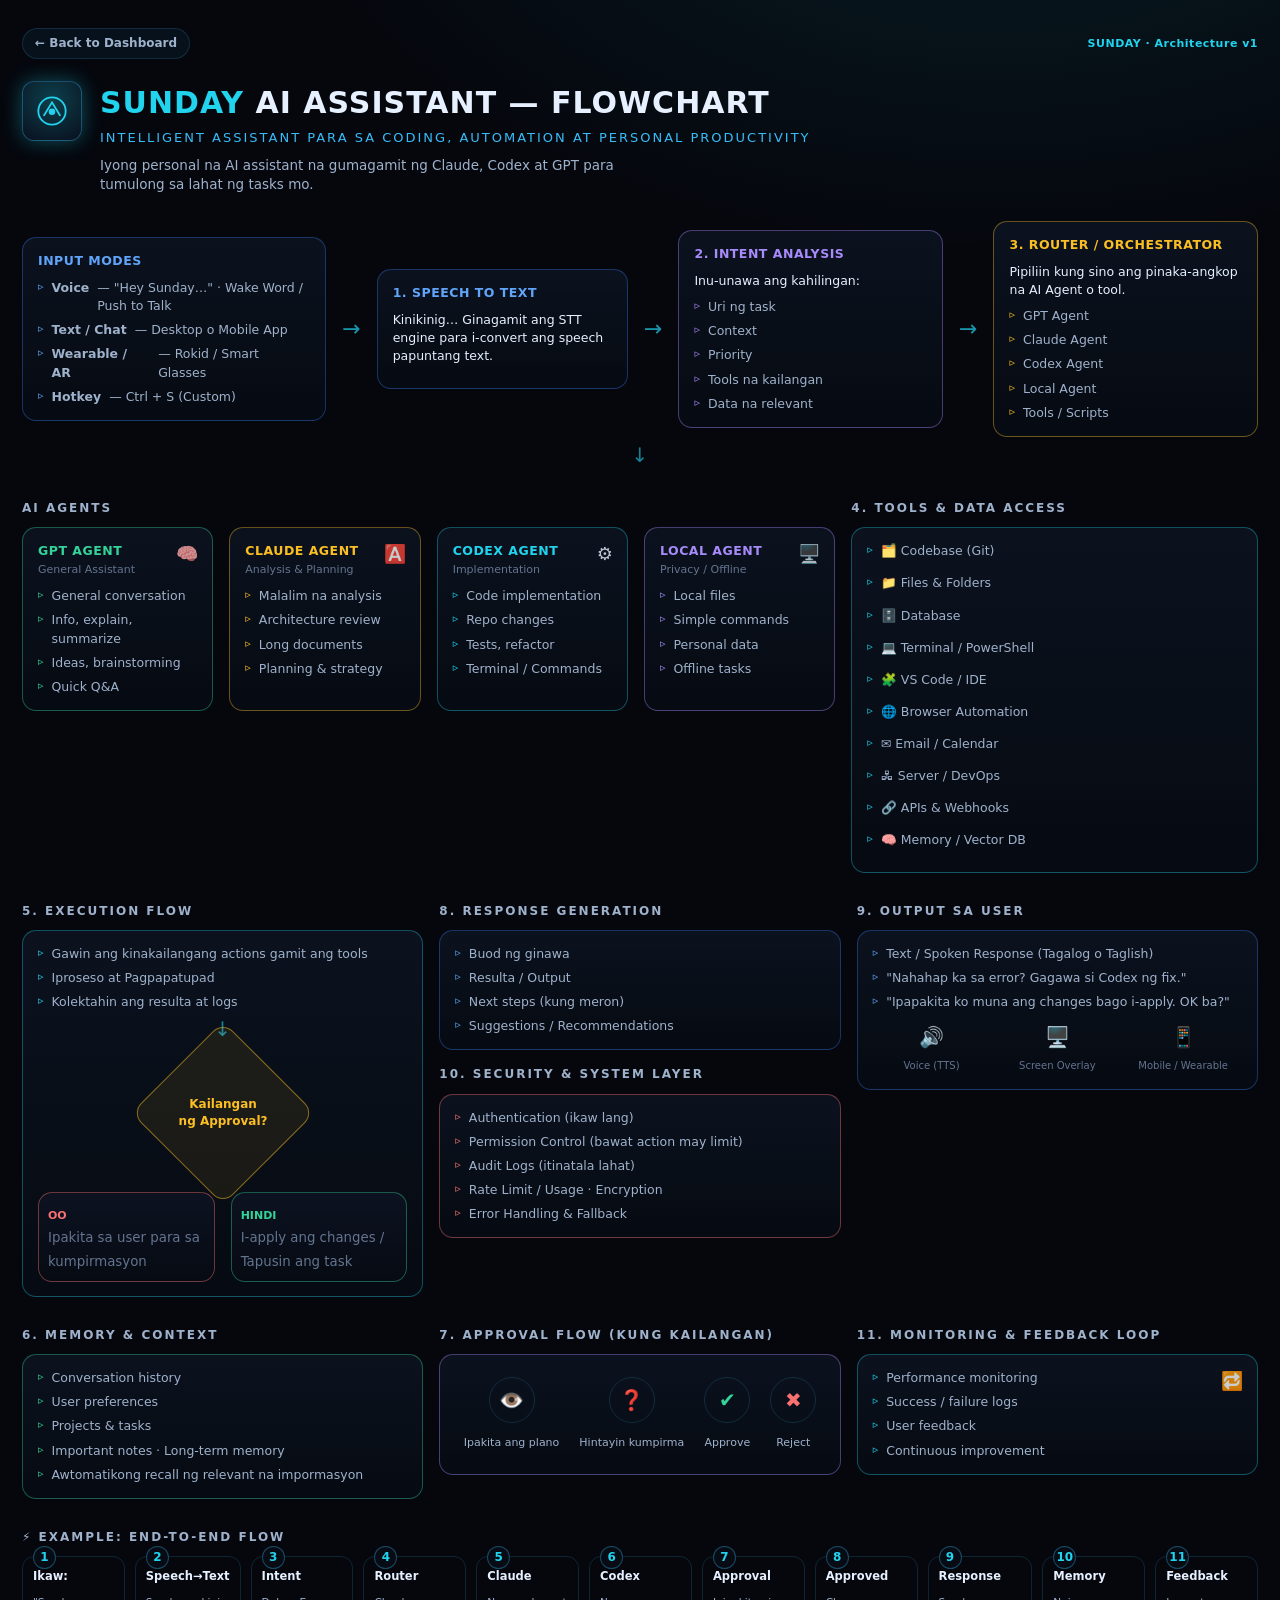
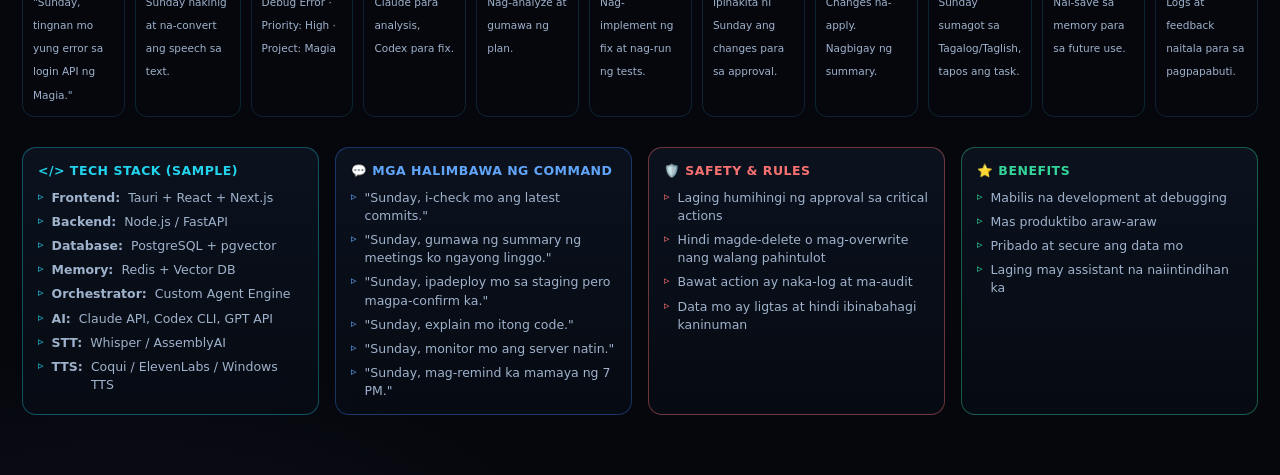
<file: flowchart.html>
<!DOCTYPE html>
<html lang="en">
<head>
<meta charset="UTF-8" />
<meta name="viewport" content="width=device-width, initial-scale=1.0" />
<title>Sunday AI Assistant — Flowchart</title>
<meta name="description" content="Sunday AI Assistant — architecture flowchart. Intelligent assistant for coding, automation and personal productivity." />
<link rel="icon" href="data:image/svg+xml,<svg xmlns='http://www.w3.org/2000/svg' viewBox='0 0 100 100'><circle cx='50' cy='50' r='40' fill='none' stroke='%2322d3ee' stroke-width='6'/><circle cx='50' cy='50' r='14' fill='%2322d3ee'/></svg>" />
<link rel="stylesheet" href="assets/css/styles.css" />
<style>
  .wrap { max-width: 1560px; margin: 0 auto; padding: 28px 22px 60px; }

  .fc-head { display: flex; align-items: flex-start; gap: 18px; margin-bottom: 26px; }
  .fc-head h1 { font-size: 30px; font-weight: 800; letter-spacing: 1px; }
  .fc-head h1 b { color: var(--cyan); }
  .fc-head .sub { color: var(--cyan-soft); font-size: 13px; letter-spacing: 2px; text-transform: uppercase; margin-top: 4px; }
  .fc-head p { color: var(--text-dim); font-size: 13.5px; margin-top: 8px; max-width: 560px; }
  .fc-head .brand__logo { width: 60px; height: 60px; }
  .fc-head .brand__logo svg { width: 36px; height: 36px; }

  /* stage cards */
  .stage {
    border: 1px solid var(--stage, var(--panel-border));
    border-radius: 14px; padding: 14px 15px;
    background: linear-gradient(180deg, rgba(13,20,34,0.85), rgba(7,11,20,0.85));
    position: relative;
  }
  .stage__t { font-size: 12.5px; font-weight: 700; letter-spacing: .5px; margin-bottom: 9px; text-transform: uppercase; color: var(--accent, var(--cyan)); }
  .stage__t small { display:block; font-weight:500; letter-spacing:0; text-transform:none; color: var(--text-faint); font-size: 11px; margin-top: 2px; }
  .stage ul { list-style: none; display: flex; flex-direction: column; gap: 6px; }
  .stage li { font-size: 12.5px; color: var(--text-dim); display: flex; gap: 8px; }
  .stage li::before { content: "▹"; color: var(--accent, var(--cyan)); font-size: 11px; }
  .stage .lead { font-size: 12.5px; color: var(--text); margin-bottom: 8px; }
  .stage .ico { position: absolute; top: 13px; right: 14px; font-size: 18px; opacity: .8; }

  /* accent variants */
  .c-cyan   { --stage: rgba(34,211,238,.35);  --accent: #22d3ee; }
  .c-blue   { --stage: rgba(59,130,246,.35);  --accent: #60a5fa; }
  .c-purple { --stage: rgba(167,139,250,.4);  --accent: #a78bfa; }
  .c-amber  { --stage: rgba(251,191,36,.4);   --accent: #fbbf24; }
  .c-green  { --stage: rgba(52,211,153,.4);   --accent: #34d399; }
  .c-pink   { --stage: rgba(244,114,182,.4);  --accent: #f472b6; }
  .c-red    { --stage: rgba(248,113,113,.42); --accent: #f87171; }
  .c-orange { --stage: rgba(251,146,60,.4);   --accent: #fb923c; }

  .sec-label { font-size: 12px; letter-spacing: 2px; text-transform: uppercase; color: var(--text-dim); font-weight: 700; margin: 0 0 10px; }

  /* pipeline rows */
  .flow { display: grid; gap: 16px; }
  .flow--top { grid-template-columns: 1.15fr auto 0.95fr auto 1fr auto 1fr; align-items: center; }
  .arrow { color: var(--cyan); font-size: 22px; text-align: center; opacity: .7; }
  .arrow--v { display: block; text-align: center; font-size: 20px; color: var(--cyan); opacity:.6; margin: 4px 0; }

  .grid-agents { display: grid; grid-template-columns: repeat(4, 1fr); gap: 16px; margin-top: 8px; }
  .grid-3 { display: grid; grid-template-columns: repeat(3, 1fr); gap: 16px; }
  .grid-4 { display: grid; grid-template-columns: repeat(4, 1fr); gap: 16px; }
  .grid-2 { display: grid; grid-template-columns: 1fr 1fr; gap: 16px; }

  .section { margin-top: 30px; }

  /* tools list two-col */
  .tools { columns: 2; column-gap: 22px; }
  .tools li { break-inside: avoid; margin-bottom: 8px; }

  /* approval diamond */
  .diamond {
    display: grid; place-items: center; text-align: center;
    width: 130px; height: 130px; margin: 0 auto;
    background: rgba(251,191,36,.08); border: 1px solid rgba(251,191,36,.5);
    transform: rotate(45deg); border-radius: 14px;
  }
  .diamond span { transform: rotate(-45deg); font-size: 12px; color: var(--amber); font-weight: 700; }

  /* example flow chips */
  .chips { display: grid; grid-template-columns: repeat(11, 1fr); gap: 10px; }
  .chip { border: 1px solid var(--panel-border); border-radius: 12px; padding: 11px 10px; position: relative; min-height: 118px; }
  .chip .n { position:absolute; top:-11px; left:10px; width:23px; height:23px; border-radius:50%; display:grid; place-items:center;
    background: var(--bg-2); border: 1px solid var(--panel-border-strong); font-size: 12px; font-weight: 700; color: var(--cyan); }
  .chip b { font-size: 11.5px; display:block; margin-bottom: 4px; }
  .chip small { font-size: 10.5px; color: var(--text-dim); line-height: 1.35; }

  .approval-row { display: grid; grid-template-columns: repeat(4, auto); gap: 20px; justify-content: center; align-items: center; padding: 8px 0; }
  .approval-step { text-align: center; }
  .approval-step .glyph { width: 46px; height: 46px; margin: 0 auto 6px; border-radius: 50%; display:grid; place-items:center; border: 1px solid var(--panel-border); font-size: 20px; }
  .approval-step small { font-size: 11px; color: var(--text-dim); }

  .topnav { display:flex; justify-content: space-between; align-items:center; margin-bottom: 22px; }

  @media (max-width: 1200px) {
    .flow--top, .grid-agents, .grid-4 { grid-template-columns: 1fr 1fr; }
    .chips { grid-template-columns: repeat(3, 1fr); }
    .arrow { display:none; }
  }
  @media (max-width: 720px) {
    .flow--top, .grid-agents, .grid-4, .grid-3, .grid-2, .chips, .approval-row { grid-template-columns: 1fr; }
    .tools { columns: 1; }
  }
</style>
</head>
<body>
<div class="wrap">

  <div class="topnav">
    <a class="pill" href="index.html">← Back to Dashboard</a>
    <span class="badge badge--cyan">SUNDAY · Architecture v1</span>
  </div>

  <!-- Header -->
  <header class="fc-head">
    <div class="brand__logo">
      <svg viewBox="0 0 100 100" fill="none"><circle cx="50" cy="50" r="38" stroke="#22d3ee" stroke-width="5"/><path d="M28 62 L50 26 L72 62" stroke="#22d3ee" stroke-width="5" stroke-linecap="round"/><circle cx="50" cy="52" r="9" fill="#22d3ee"/></svg>
    </div>
    <div>
      <h1><b>SUNDAY</b> AI ASSISTANT — FLOWCHART</h1>
      <div class="sub">Intelligent assistant para sa coding, automation at personal productivity</div>
      <p>Iyong personal na AI assistant na gumagamit ng Claude, Codex at GPT para tumulong sa lahat ng tasks mo.</p>
    </div>
  </header>

  <!-- ===== PIPELINE: Input → STT → Intent → Router ===== -->
  <section class="flow flow--top">
    <div class="stage c-blue">
      <div class="stage__t">Input Modes</div>
      <ul>
        <li><b>Voice</b> — "Hey Sunday…" · Wake Word / Push to Talk</li>
        <li><b>Text / Chat</b> — Desktop o Mobile App</li>
        <li><b>Wearable / AR</b> — Rokid / Smart Glasses</li>
        <li><b>Hotkey</b> — Ctrl + S (Custom)</li>
      </ul>
    </div>
    <div class="arrow">→</div>
    <div class="stage c-blue">
      <div class="stage__t">1. Speech to Text</div>
      <p class="lead">Kinikinig… Ginagamit ang STT engine para i-convert ang speech papuntang text.</p>
    </div>
    <div class="arrow">→</div>
    <div class="stage c-purple">
      <div class="stage__t">2. Intent Analysis</div>
      <p class="lead">Inu-unawa ang kahilingan:</p>
      <ul><li>Uri ng task</li><li>Context</li><li>Priority</li><li>Tools na kailangan</li><li>Data na relevant</li></ul>
    </div>
    <div class="arrow">→</div>
    <div class="stage c-amber">
      <div class="stage__t">3. Router / Orchestrator</div>
      <p class="lead">Pipiliin kung sino ang pinaka-angkop na AI Agent o tool.</p>
      <ul><li>GPT Agent</li><li>Claude Agent</li><li>Codex Agent</li><li>Local Agent</li><li>Tools / Scripts</li></ul>
    </div>
  </section>

  <div class="arrow--v">↓</div>

  <!-- ===== AI AGENTS + TOOLS + EXECUTION ===== -->
  <div class="grid-2 section" style="grid-template-columns: 2fr 1fr;">
    <div>
      <div class="sec-label">AI Agents</div>
      <div class="grid-agents">
        <div class="stage c-green"><div class="ico">🧠</div><div class="stage__t">GPT Agent<small>General Assistant</small></div><ul><li>General conversation</li><li>Info, explain, summarize</li><li>Ideas, brainstorming</li><li>Quick Q&amp;A</li></ul></div>
        <div class="stage c-amber"><div class="ico">🅰️</div><div class="stage__t">Claude Agent<small>Analysis &amp; Planning</small></div><ul><li>Malalim na analysis</li><li>Architecture review</li><li>Long documents</li><li>Planning &amp; strategy</li></ul></div>
        <div class="stage c-cyan"><div class="ico">⚙️</div><div class="stage__t">Codex Agent<small>Implementation</small></div><ul><li>Code implementation</li><li>Repo changes</li><li>Tests, refactor</li><li>Terminal / Commands</li></ul></div>
        <div class="stage c-purple"><div class="ico">🖥️</div><div class="stage__t">Local Agent<small>Privacy / Offline</small></div><ul><li>Local files</li><li>Simple commands</li><li>Personal data</li><li>Offline tasks</li></ul></div>
      </div>
    </div>
    <div>
      <div class="sec-label">4. Tools &amp; Data Access</div>
      <div class="stage c-cyan">
        <ul class="tools">
          <li>🗂️ Codebase (Git)</li>
          <li>📁 Files &amp; Folders</li>
          <li>🗄️ Database</li>
          <li>💻 Terminal / PowerShell</li>
          <li>🧩 VS Code / IDE</li>
          <li>🌐 Browser Automation</li>
          <li>✉️ Email / Calendar</li>
          <li>🖧 Server / DevOps</li>
          <li>🔗 APIs &amp; Webhooks</li>
          <li>🧠 Memory / Vector DB</li>
        </ul>
      </div>
    </div>
  </div>

  <!-- ===== EXECUTION + RESPONSE + OUTPUT ===== -->
  <div class="grid-3 section">
    <div>
      <div class="sec-label">5. Execution Flow</div>
      <div class="stage c-cyan">
        <ul>
          <li>Gawin ang kinakailangang actions gamit ang tools</li>
          <li>Iproseso at Pagpapatupad</li>
          <li>Kolektahin ang resulta at logs</li>
        </ul>
        <div class="arrow--v">↓</div>
        <div class="diamond"><span>Kailangan<br>ng Approval?</span></div>
        <div class="grid-2" style="margin-top:14px">
          <div class="stage c-red" style="padding:9px"><b style="color:var(--red);font-size:11px">OO</b><br><small class="faint">Ipakita sa user para sa kumpirmasyon</small></div>
          <div class="stage c-green" style="padding:9px"><b style="color:var(--green);font-size:11px">HINDI</b><br><small class="faint">I-apply ang changes / Tapusin ang task</small></div>
        </div>
      </div>
    </div>
    <div>
      <div class="sec-label">8. Response Generation</div>
      <div class="stage c-blue">
        <ul>
          <li>Buod ng ginawa</li>
          <li>Resulta / Output</li>
          <li>Next steps (kung meron)</li>
          <li>Suggestions / Recommendations</li>
        </ul>
      </div>
      <div class="sec-label" style="margin-top:16px">10. Security &amp; System Layer</div>
      <div class="stage c-red">
        <ul>
          <li>Authentication (ikaw lang)</li>
          <li>Permission Control (bawat action may limit)</li>
          <li>Audit Logs (itinatala lahat)</li>
          <li>Rate Limit / Usage · Encryption</li>
          <li>Error Handling &amp; Fallback</li>
        </ul>
      </div>
    </div>
    <div>
      <div class="sec-label">9. Output sa User</div>
      <div class="stage c-blue">
        <ul>
          <li>Text / Spoken Response (Tagalog o Taglish)</li>
          <li>"Nahahap ka sa error? Gagawa si Codex ng fix."</li>
          <li>"Ipapakita ko muna ang changes bago i-apply. OK ba?"</li>
        </ul>
        <div class="grid-3" style="margin-top:12px;gap:8px">
          <div class="center"><div style="font-size:20px">🔊</div><small class="faint" style="font-size:10px">Voice (TTS)</small></div>
          <div class="center"><div style="font-size:20px">🖥️</div><small class="faint" style="font-size:10px">Screen Overlay</small></div>
          <div class="center"><div style="font-size:20px">📱</div><small class="faint" style="font-size:10px">Mobile / Wearable</small></div>
        </div>
      </div>
    </div>
  </div>

  <!-- ===== APPROVAL FLOW + MEMORY + MONITORING ===== -->
  <div class="grid-3 section">
    <div>
      <div class="sec-label">6. Memory &amp; Context</div>
      <div class="stage c-green">
        <ul>
          <li>Conversation history</li>
          <li>User preferences</li>
          <li>Projects &amp; tasks</li>
          <li>Important notes · Long-term memory</li>
          <li>Awtomatikong recall ng relevant na impormasyon</li>
        </ul>
      </div>
    </div>
    <div>
      <div class="sec-label">7. Approval Flow (kung kailangan)</div>
      <div class="stage c-purple">
        <div class="approval-row">
          <div class="approval-step"><div class="glyph">👁️</div><small>Ipakita ang plano</small></div>
          <div class="approval-step"><div class="glyph">❓</div><small>Hintayin kumpirma</small></div>
          <div class="approval-step"><div class="glyph" style="color:var(--green)">✔️</div><small>Approve</small></div>
          <div class="approval-step"><div class="glyph" style="color:var(--red)">✖️</div><small>Reject</small></div>
        </div>
      </div>
    </div>
    <div>
      <div class="sec-label">11. Monitoring &amp; Feedback Loop</div>
      <div class="stage c-cyan">
        <div class="ico">🔁</div>
        <ul>
          <li>Performance monitoring</li>
          <li>Success / failure logs</li>
          <li>User feedback</li>
          <li>Continuous improvement</li>
        </ul>
      </div>
    </div>
  </div>

  <!-- ===== EXAMPLE END-TO-END FLOW ===== -->
  <section class="section">
    <div class="sec-label">⚡ Example: End-to-End Flow</div>
    <div class="chips">
      <div class="chip"><span class="n">1</span><b>Ikaw:</b><small>"Sunday, tingnan mo yung error sa login API ng Magia."</small></div>
      <div class="chip"><span class="n">2</span><b>Speech→Text</b><small>Sunday nakinig at na-convert ang speech sa text.</small></div>
      <div class="chip"><span class="n">3</span><b>Intent</b><small>Debug Error · Priority: High · Project: Magia</small></div>
      <div class="chip"><span class="n">4</span><b>Router</b><small>Claude para analysis, Codex para fix.</small></div>
      <div class="chip"><span class="n">5</span><b>Claude</b><small>Nag-analyze at gumawa ng plan.</small></div>
      <div class="chip"><span class="n">6</span><b>Codex</b><small>Nag-implement ng fix at nag-run ng tests.</small></div>
      <div class="chip"><span class="n">7</span><b>Approval</b><small>Ipinakita ni Sunday ang changes para sa approval.</small></div>
      <div class="chip"><span class="n">8</span><b>Approved</b><small>Changes na-apply. Nagbigay ng summary.</small></div>
      <div class="chip"><span class="n">9</span><b>Response</b><small>Sunday sumagot sa Tagalog/Taglish, tapos ang task.</small></div>
      <div class="chip"><span class="n">10</span><b>Memory</b><small>Nai-save sa memory para sa future use.</small></div>
      <div class="chip"><span class="n">11</span><b>Feedback</b><small>Logs at feedback naitala para sa pagpapabuti.</small></div>
    </div>
  </section>

  <!-- ===== FOOTER GRID: Tech / Commands / Safety / Benefits ===== -->
  <div class="grid-4 section">
    <div class="stage c-cyan">
      <div class="stage__t">&lt;/&gt; Tech Stack (Sample)</div>
      <ul>
        <li><b>Frontend:</b> Tauri + React + Next.js</li>
        <li><b>Backend:</b> Node.js / FastAPI</li>
        <li><b>Database:</b> PostgreSQL + pgvector</li>
        <li><b>Memory:</b> Redis + Vector DB</li>
        <li><b>Orchestrator:</b> Custom Agent Engine</li>
        <li><b>AI:</b> Claude API, Codex CLI, GPT API</li>
        <li><b>STT:</b> Whisper / AssemblyAI</li>
        <li><b>TTS:</b> Coqui / ElevenLabs / Windows TTS</li>
      </ul>
    </div>
    <div class="stage c-blue">
      <div class="stage__t">💬 Mga Halimbawa ng Command</div>
      <ul>
        <li>"Sunday, i-check mo ang latest commits."</li>
        <li>"Sunday, gumawa ng summary ng meetings ko ngayong linggo."</li>
        <li>"Sunday, ipadeploy mo sa staging pero magpa-confirm ka."</li>
        <li>"Sunday, explain mo itong code."</li>
        <li>"Sunday, monitor mo ang server natin."</li>
        <li>"Sunday, mag-remind ka mamaya ng 7 PM."</li>
      </ul>
    </div>
    <div class="stage c-red">
      <div class="stage__t">🛡️ Safety &amp; Rules</div>
      <ul>
        <li>Laging humihingi ng approval sa critical actions</li>
        <li>Hindi magde-delete o mag-overwrite nang walang pahintulot</li>
        <li>Bawat action ay naka-log at ma-audit</li>
        <li>Data mo ay ligtas at hindi ibinabahagi kaninuman</li>
      </ul>
    </div>
    <div class="stage c-green">
      <div class="stage__t">⭐ Benefits</div>
      <ul>
        <li>Mabilis na development at debugging</li>
        <li>Mas produktibo araw-araw</li>
        <li>Pribado at secure ang data mo</li>
        <li>Laging may assistant na naiintindihan ka</li>
      </ul>
    </div>
  </div>

</div>
</body>
</html>
</file>
<file: assets/css/styles.css>
/* ============================================================
   SUNDAY AI ASSISTANT — Shared styles
   Dark HUD theme, cyan accent. Rebrand of the JARVIS concept.
   ============================================================ */

:root {
  --bg: #05070d;
  --bg-2: #070b14;
  --panel: rgba(13, 20, 34, 0.72);
  --panel-solid: #0b1120;
  --panel-border: rgba(56, 189, 248, 0.16);
  --panel-border-strong: rgba(56, 189, 248, 0.35);
  --text: #e6f0ff;
  --text-dim: #9fb2cc;
  --text-faint: #63748f;
  --cyan: #22d3ee;
  --cyan-soft: #38bdf8;
  --green: #34d399;
  --amber: #fbbf24;
  --red: #f87171;
  --purple: #a78bfa;
  --pink: #f472b6;
  --orange: #fb923c;
  --radius: 16px;
  --radius-sm: 10px;
  --shadow: 0 10px 40px rgba(0, 0, 0, 0.45);
  --glow: 0 0 20px rgba(34, 211, 238, 0.35);
  --font: "Segoe UI", "Inter", system-ui, -apple-system, Roboto, Arial, sans-serif;
}

* { box-sizing: border-box; margin: 0; padding: 0; }

html { scroll-behavior: smooth; }

body {
  font-family: var(--font);
  color: var(--text);
  background:
    radial-gradient(1200px 700px at 78% -8%, rgba(34, 211, 238, 0.10), transparent 60%),
    radial-gradient(900px 600px at 10% 110%, rgba(167, 139, 250, 0.08), transparent 55%),
    var(--bg);
  min-height: 100vh;
  -webkit-font-smoothing: antialiased;
  line-height: 1.45;
}

a { color: inherit; text-decoration: none; }

::selection { background: rgba(34, 211, 238, 0.3); }

/* Scrollbar */
::-webkit-scrollbar { width: 10px; height: 10px; }
::-webkit-scrollbar-track { background: transparent; }
::-webkit-scrollbar-thumb { background: rgba(56, 189, 248, 0.22); border-radius: 999px; }
::-webkit-scrollbar-thumb:hover { background: rgba(56, 189, 248, 0.4); }

/* ---------- Brand mark ---------- */
.brand { display: flex; align-items: center; gap: 12px; }
.brand__logo {
  width: 44px; height: 44px; border-radius: 12px;
  display: grid; place-items: center;
  border: 1px solid var(--panel-border-strong);
  background: radial-gradient(circle at 50% 30%, rgba(34, 211, 238, 0.28), rgba(11, 17, 32, 0.9));
  box-shadow: var(--glow);
}
.brand__logo svg { width: 26px; height: 26px; }
.brand__name { font-size: 22px; font-weight: 700; letter-spacing: 3px; }
.brand__name b { color: var(--cyan); font-weight: 800; }
.brand__tag { font-size: 10px; letter-spacing: 4px; color: var(--text-faint); text-transform: uppercase; }

/* ---------- Panels ---------- */
.panel {
  background: var(--panel);
  border: 1px solid var(--panel-border);
  border-radius: var(--radius);
  box-shadow: var(--shadow);
  backdrop-filter: blur(8px);
}
.panel__title {
  font-size: 12px; letter-spacing: 2px; text-transform: uppercase;
  color: var(--text-dim); font-weight: 600;
}

/* ---------- Buttons / pills ---------- */
.pill {
  display: inline-flex; align-items: center; gap: 7px;
  padding: 6px 12px; border-radius: 999px; font-size: 12px; font-weight: 600;
  border: 1px solid var(--panel-border); color: var(--text-dim);
  background: rgba(56, 189, 248, 0.06); cursor: pointer;
  transition: all .18s ease;
}
.pill:hover { border-color: var(--panel-border-strong); color: var(--text); background: rgba(56, 189, 248, 0.12); }
.pill--on { color: var(--cyan); border-color: var(--panel-border-strong); }

.status-dot { width: 8px; height: 8px; border-radius: 50%; display: inline-block; }
.status-dot--green { background: var(--green); box-shadow: 0 0 8px var(--green); }
.status-dot--cyan { background: var(--cyan); box-shadow: 0 0 8px var(--cyan); }

.badge { font-size: 11px; font-weight: 700; letter-spacing: .5px; }
.badge--green { color: var(--green); }
.badge--amber { color: var(--amber); }
.badge--cyan  { color: var(--cyan); }

/* ---------- Utilities ---------- */
.muted { color: var(--text-dim); }
.faint { color: var(--text-faint); }
.mono { font-family: "SFMono-Regular", "Consolas", "Roboto Mono", monospace; }
.center { text-align: center; }
.row { display: flex; align-items: center; }
.gap-sm { gap: 8px; } .gap { gap: 14px; }
.grow { flex: 1; }
</file>
